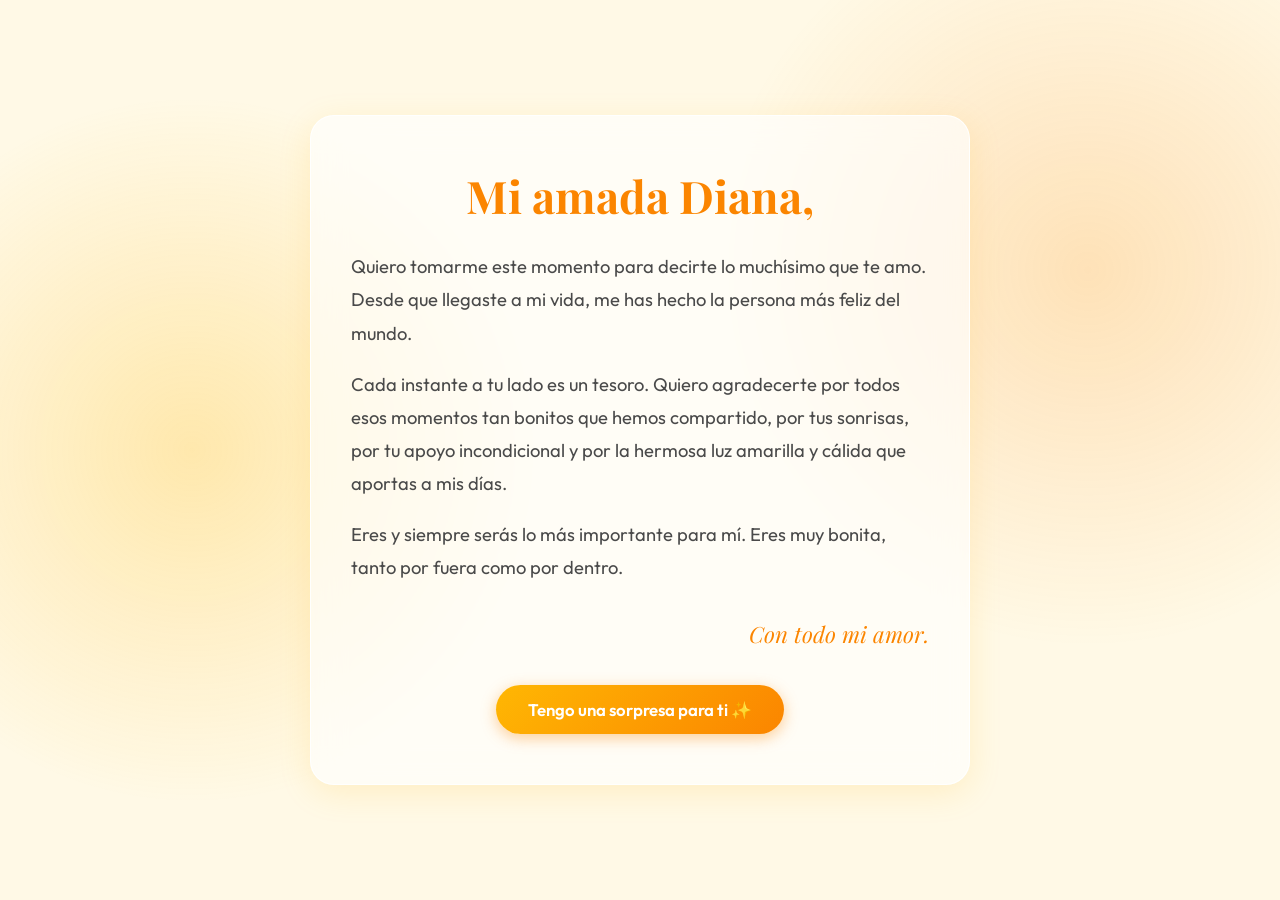
<file: index.html>
<!DOCTYPE html>
<html lang="es">
<head>
    <meta charset="UTF-8">
    <meta name="viewport" content="width=device-width, initial-scale=1.0">
    <title>Para Diana ❤️</title>
    <link rel="stylesheet" href="style.css">
    <link href="https://fonts.googleapis.com/css2?family=Outfit:wght@300;400;600&family=Playfair+Display:ital,wght@0,600;1,600&display=swap" rel="stylesheet">
</head>
<body>
    <div class="background-animation"></div>
    <main class="container">
        <div class="glass-card letter-card">
            <h1 class="title">Mi amada Diana,</h1>
            <div class="letter-content">
                <p>Quiero tomarme este momento para decirte lo muchísimo que te amo. Desde que llegaste a mi vida, me has hecho la persona más feliz del mundo.</p>
                <p>Cada instante a tu lado es un tesoro. Quiero agradecerte por todos esos momentos tan bonitos que hemos compartido, por tus sonrisas, por tu apoyo incondicional y por la hermosa luz amarilla y cálida que aportas a mis días.</p>
                <p>Eres y siempre serás lo más importante para mí. Eres muy bonita, tanto por fuera como por dentro.</p>
                <p class="signature">Con todo mi amor.</p>
            </div>
            <div class="actions">
                <a href="cupon.html" class="btn primary-btn">Tengo una sorpresa para ti ✨</a>
            </div>
        </div>
    </main>
    <script src="script.js"></script>
</body>
</html>
</file>
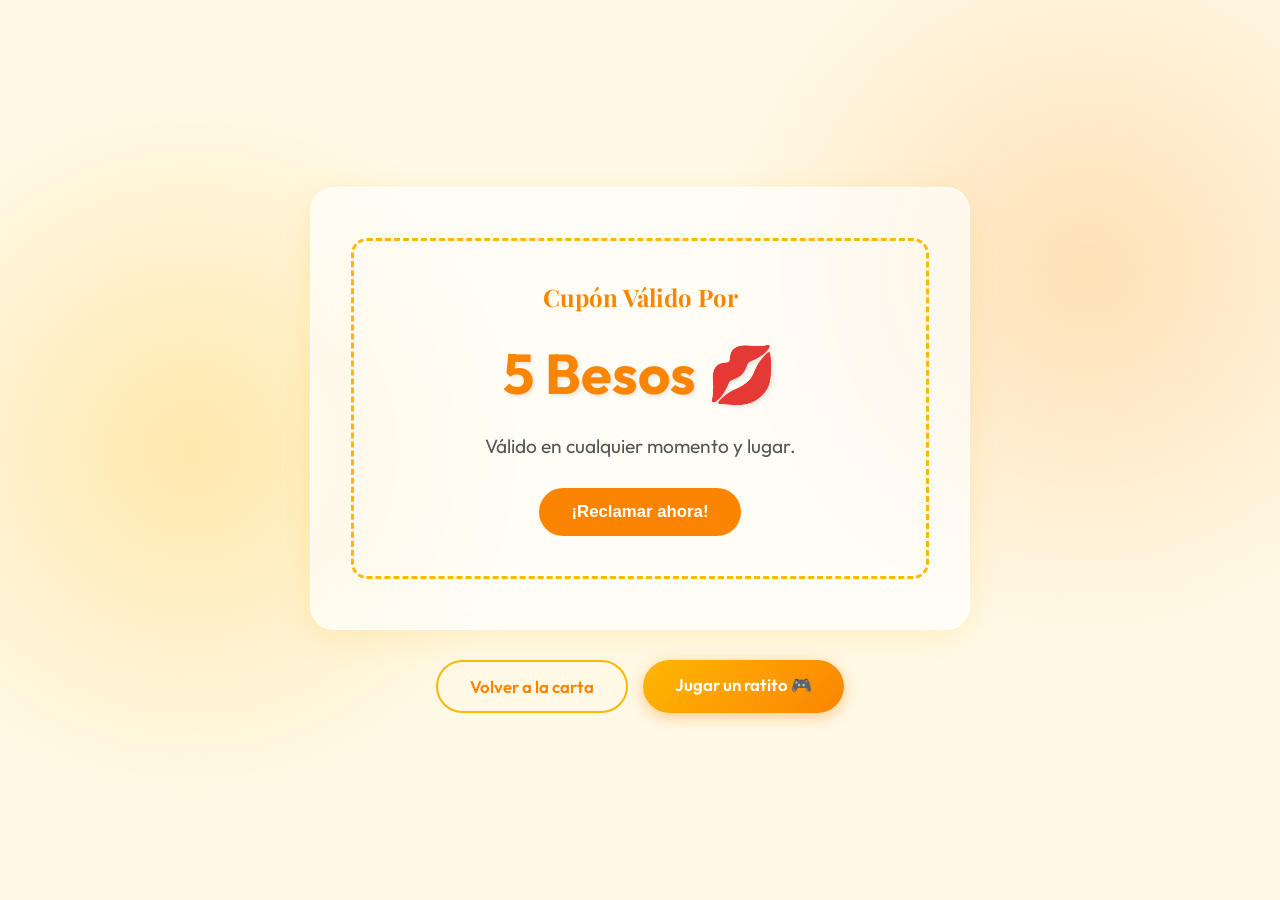
<file: cupon.html>
<!DOCTYPE html>
<html lang="es">
<head>
    <meta charset="UTF-8">
    <meta name="viewport" content="width=device-width, initial-scale=1.0">
    <title>Cupón Especial - Diana</title>
    <link rel="stylesheet" href="style.css">
    <link href="https://fonts.googleapis.com/css2?family=Outfit:wght@300;400;600&family=Playfair+Display:ital,wght@0,600;1,600&display=swap" rel="stylesheet">
</head>
<body>
    <div class="background-animation"></div>
    <main class="container">
        <div class="glass-card coupon-card" id="coupon">
            <div class="coupon-border">
                <h2 class="coupon-title">Cupón Válido Por</h2>
                <div class="coupon-value">5 Besos 💋</div>
                <p class="coupon-desc">Válido en cualquier momento y lugar.</p>
                <button class="btn claim-btn" id="claimBtn">¡Reclamar ahora!</button>
            </div>
        </div>
        <div class="actions mt-2">
            <a href="index.html" class="btn secondary-btn">Volver a la carta</a>
            <a href="juego.html" class="btn primary-btn">Jugar un ratito 🎮</a>
        </div>
    </main>
    <script src="script.js"></script>
</body>
</html>
</file>
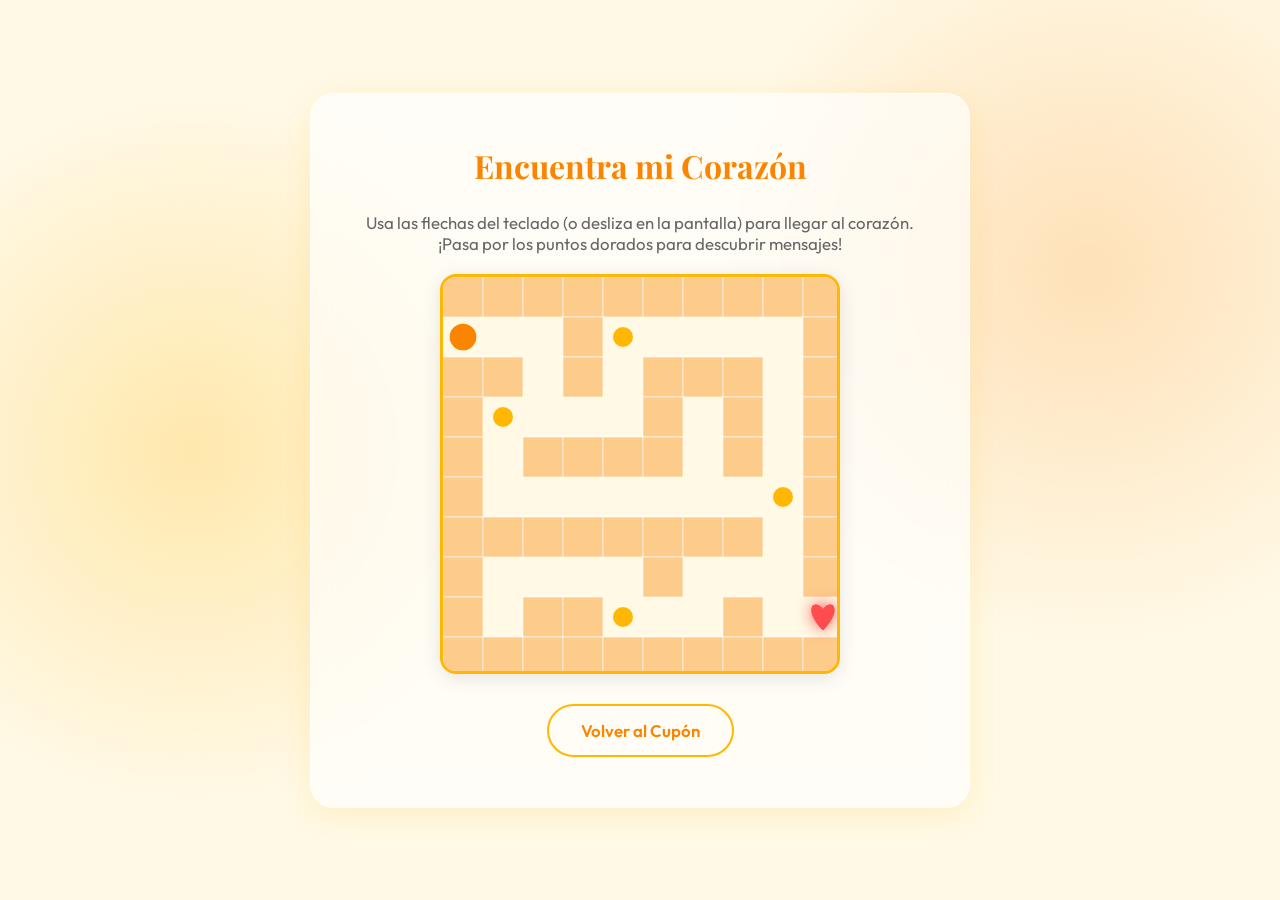
<file: juego.html>
<!DOCTYPE html>
<html lang="es">
<head>
    <meta charset="UTF-8">
    <meta name="viewport" content="width=device-width, initial-scale=1.0">
    <title>Laberinto de Amor - Diana</title>
    <link rel="stylesheet" href="style.css">
    <link href="https://fonts.googleapis.com/css2?family=Outfit:wght@300;400;600&family=Playfair+Display:ital,wght@0,600;1,600&display=swap" rel="stylesheet">
</head>
<body>
    <div class="background-animation"></div>
    <main class="container game-container">
        <div class="glass-card">
            <h1 class="game-title">Encuentra mi Corazón</h1>
            <p class="game-instruction">Usa las flechas del teclado (o desliza en la pantalla) para llegar al corazón. ¡Pasa por los puntos dorados para descubrir mensajes!</p>
            
            <div class="canvas-wrapper">
                <canvas id="gameCanvas" width="400" height="400"></canvas>
                <div id="messagePopup" class="popup hidden">
                    <p id="popupText"></p>
                    <button class="btn small-btn" id="closePopupBtn">Continuar</button>
                </div>
            </div>

            <div class="actions mt-2">
                <a href="cupon.html" class="btn secondary-btn">Volver al Cupón</a>
            </div>
        </div>
    </main>
    <script src="script.js"></script>
</body>
</html>
</file>
<file: style.css>
:root {
    --bg-color: #fff9e6; /* Soft warm yellow */
    --accent-color: #ffb703; /* Bright yellow */
    --accent-dark: #fb8500;
    --text-color: #3d3d3d;
    --glass-bg: rgba(255, 255, 255, 0.65);
    --glass-border: rgba(255, 255, 255, 0.9);
    --glass-shadow: 0 8px 32px 0 rgba(255, 183, 3, 0.15);
}

* {
    margin: 0;
    padding: 0;
    box-sizing: border-box;
}

body {
    font-family: 'Outfit', sans-serif;
    color: var(--text-color);
    background: var(--bg-color);
    min-height: 100vh;
    overflow-x: hidden;
    position: relative;
    display: flex;
    justify-content: center;
    align-items: center;
}

.background-animation {
    position: fixed;
    top: 0; left: 0; right: 0; bottom: 0;
    z-index: -1;
    background: radial-gradient(circle at 15% 50%, rgba(255, 183, 3, 0.25), transparent 30%),
                radial-gradient(circle at 85% 30%, rgba(251, 133, 0, 0.2), transparent 30%);
    animation: floatingBackground 15s ease-in-out infinite alternate;
}

@keyframes floatingBackground {
    0% { background-position: 0% 0%; }
    100% { background-position: 100% 100%; }
}

.container {
    width: 100%;
    max-width: 700px;
    padding: 20px;
    z-index: 1;
}

.glass-card {
    background: var(--glass-bg);
    backdrop-filter: blur(16px);
    -webkit-backdrop-filter: blur(16px);
    border: 1px solid var(--glass-border);
    border-radius: 24px;
    padding: 50px 40px;
    box-shadow: var(--glass-shadow);
    text-align: center;
    animation: fadeIn 1s ease-out;
}

@keyframes fadeIn {
    from { opacity: 0; transform: translateY(20px); }
    to { opacity: 1; transform: translateY(0); }
}

.title, .coupon-title, .game-title {
    font-family: 'Playfair Display', serif;
    color: var(--accent-dark);
    margin-bottom: 25px;
}

.title { font-size: 2.8rem; }

.letter-content {
    font-size: 1.15rem;
    line-height: 1.8;
    text-align: left;
    margin-bottom: 30px;
    color: #4a4a4a;
}

.letter-content p { margin-bottom: 18px; }

.signature {
    font-family: 'Playfair Display', serif;
    font-size: 1.4rem;
    font-style: italic;
    color: var(--accent-dark);
    text-align: right;
    margin-top: 30px;
}

.actions {
    display: flex;
    justify-content: center;
    gap: 15px;
    flex-wrap: wrap;
    margin-top: 10px;
}

.mt-2 { margin-top: 30px; }

.btn {
    display: inline-block;
    padding: 14px 32px;
    border-radius: 30px;
    text-decoration: none;
    font-weight: 600;
    font-size: 1.05rem;
    transition: all 0.3s ease;
    cursor: pointer;
    border: none;
    outline: none;
}

.primary-btn {
    background: linear-gradient(135deg, var(--accent-color), var(--accent-dark));
    color: white;
    box-shadow: 0 4px 15px rgba(251, 133, 0, 0.4);
}

.primary-btn:hover {
    transform: translateY(-3px);
    box-shadow: 0 6px 20px rgba(251, 133, 0, 0.6);
}

.secondary-btn {
    background: transparent;
    border: 2px solid var(--accent-color);
    color: var(--accent-dark);
}

.secondary-btn:hover {
    background: rgba(255, 183, 3, 0.1);
}

/* Coupon Styles */
.coupon-card {
    position: relative;
    overflow: hidden;
}

.coupon-border {
    border: 3px dashed var(--accent-color);
    border-radius: 16px;
    padding: 40px 30px;
}

.coupon-value {
    font-size: 3.5rem;
    font-weight: bold;
    color: var(--accent-dark);
    margin: 25px 0;
    text-shadow: 2px 2px 4px rgba(0,0,0,0.1);
}

.coupon-desc {
    font-size: 1.2rem;
    color: #555;
    margin-bottom: 30px;
}

.claim-btn {
    background: var(--accent-dark);
    color: white;
    animation: pulse 2s infinite;
}

@keyframes pulse {
    0% { transform: scale(1); }
    50% { transform: scale(1.05); }
    100% { transform: scale(1); }
}

.claimed {
    background: #4caf50;
    pointer-events: none;
    animation: none;
}

/* Game Styles */
.game-container {
    display: flex;
    flex-direction: column;
    align-items: center;
}

.game-instruction {
    margin-bottom: 20px;
    color: #666;
    font-size: 1.05rem;
}

.canvas-wrapper {
    position: relative;
    width: 400px;
    height: 400px;
    margin: 0 auto;
    border-radius: 16px;
    overflow: hidden;
    box-shadow: 0 4px 20px rgba(0,0,0,0.1);
    background: rgba(255,255,255,0.9);
    border: 3px solid var(--accent-color);
}

@media (max-width: 480px) {
    .canvas-wrapper, canvas {
        width: 300px !important;
        height: 300px !important;
    }
}

.popup {
    position: absolute;
    top: 50%; left: 50%;
    transform: translate(-50%, -50%);
    background: rgba(255, 255, 255, 0.95);
    padding: 25px;
    border-radius: 12px;
    box-shadow: 0 10px 30px rgba(0,0,0,0.2);
    text-align: center;
    width: 85%;
    z-index: 10;
    border: 2px solid var(--accent-dark);
    transition: opacity 0.3s;
}

.popup p {
    font-size: 1.3rem;
    font-family: 'Playfair Display', serif;
    color: var(--accent-dark);
    margin-bottom: 20px;
    font-weight: 600;
}

.hidden {
    opacity: 0;
    pointer-events: none;
}

.small-btn {
    padding: 10px 20px;
    background: var(--accent-color);
    color: white;
    font-size: 1rem;
    border-radius: 20px;
}

.confetti {
    position: fixed;
    top: -10px;
    width: 10px;
    height: 10px;
    border-radius: 50%;
    z-index: 9999;
    animation: fall linear forwards;
}

@keyframes fall {
    to {
        transform: translateY(105vh) rotate(360deg);
    }
}
</file>
